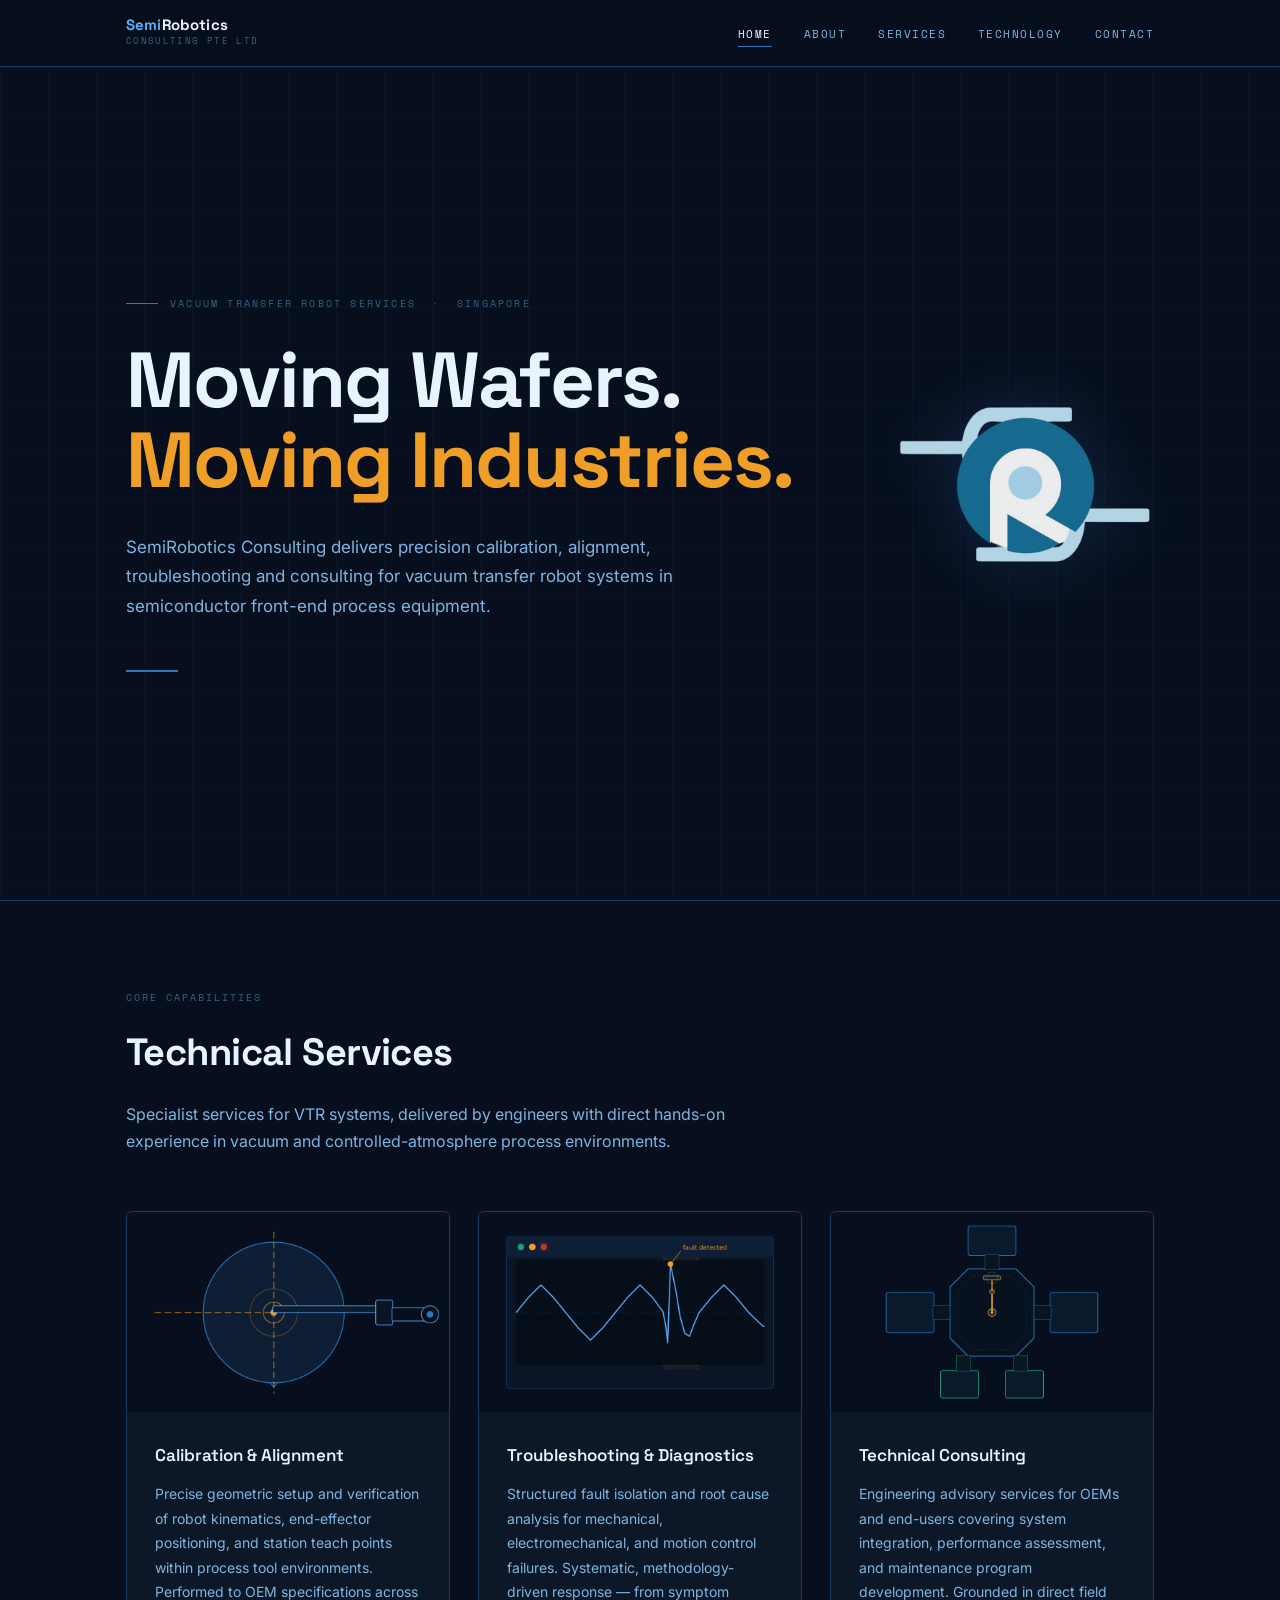
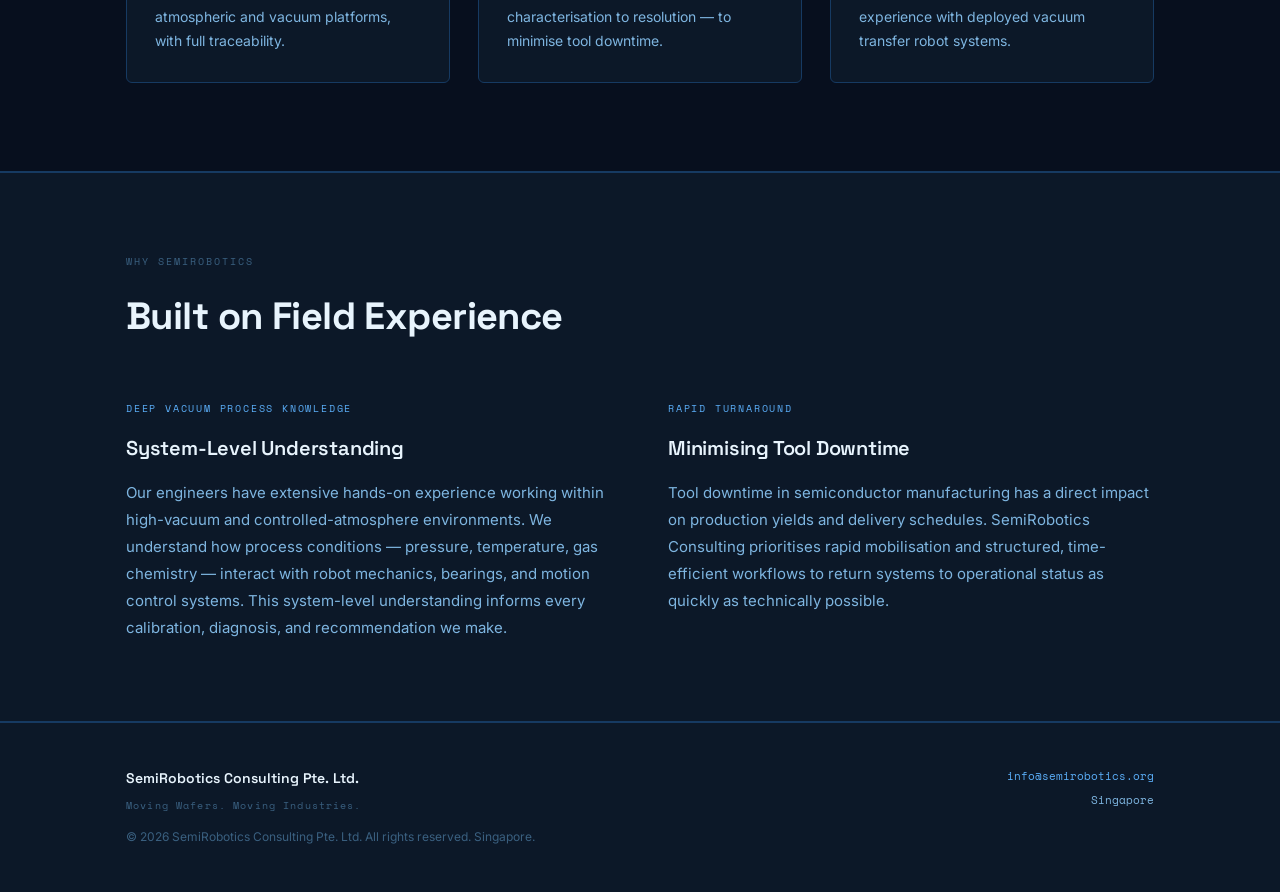
<file: index.html>
<!DOCTYPE html>
<html lang="en">
<head>
  <meta charset="UTF-8"><meta name="viewport" content="width=device-width, initial-scale=1.0">
  <title>SemiRobotics Consulting — Vacuum Transfer Robot Services</title>
  <link rel="preconnect" href="https://fonts.googleapis.com">
  <link rel="preconnect" href="https://fonts.gstatic.com" crossorigin>
  <link href="https://fonts.googleapis.com/css2?family=Space+Grotesk:wght@400;500;600;700&family=Inter:wght@400;500&family=Space+Mono&display=swap" rel="stylesheet">
  <link rel="stylesheet" href="css/style.css">
  <!-- Google tag (gtag.js) -->
<script async src="https://www.googletagmanager.com/gtag/js?id=G-RGWL7HN066"></script>
<script>
  window.dataLayer = window.dataLayer || [];
  function gtag(){dataLayer.push(arguments);}
  gtag('js', new Date());

  gtag('config', 'G-RGWL7HN066');
</script>
  <!-- Google tag ends -->
</head>
<body>
<nav>
  <div class="nav-inner">
    <a href="index.html" class="nav-logo">
      <span class="nav-logo-name"><span>Semi</span>Robotics</span>
      <span class="nav-logo-sub">Consulting Pte Ltd</span>
    </a>
    <ul class="nav-links" id="navLinks">
      <li><a href="index.html" class="active">Home</a></li>
      <li><a href="about.html">About</a></li>
      <li><a href="services.html">Services</a></li>
      <li><a href="technology.html">Technology</a></li>
      <li><a href="contact.html">Contact</a></li>
    </ul>
    <button class="nav-toggle" onclick="document.getElementById('navLinks').classList.toggle('open')" aria-label="Menu">
      <span></span><span></span><span></span>
    </button>
  </div>
</nav>

<section class="hero">
  <div class="hero-inner">
    <div class="hero-text">
      <p class="hero-eyebrow">Vacuum Transfer Robot Services &nbsp;·&nbsp; Singapore</p>
      <h1 class="hero-title">Moving Wafers.<br><span class="line2">Moving Industries.</span></h1>
      <p class="hero-sub">SemiRobotics Consulting delivers precision calibration, alignment, troubleshooting and consulting for vacuum transfer robot systems in semiconductor front-end process equipment.</p>
      <div class="hero-rule"></div>
    </div>
    <div class="hero-logo-wrap">
      <img src="images/logo.png" alt="SemiRobotics Consulting" class="hero-logo">
    </div>
  </div>
</section>

<section>
  <div class="wrap">
    <p class="sec-eyebrow">Core Capabilities</p>
    <h2 class="sec-title">Technical Services</h2>
    <p class="sec-sub">Specialist services for VTR systems, delivered by engineers with direct hands-on experience in vacuum and controlled-atmosphere process environments.</p>
    <div class="cap-grid">
      <div class="cap-card">
        <img src="images/cal.png" alt="Calibration and Alignment">
        <div class="cap-body">
          <h3 class="cap-title">Calibration &amp; Alignment</h3>
          <p class="cap-text">Precise geometric setup and verification of robot kinematics, end-effector positioning, and station teach points within process tool environments. Performed to OEM specifications across atmospheric and vacuum platforms, with full traceability.</p>
        </div>
      </div>
      <div class="cap-card">
        <img src="images/diag.png" alt="Troubleshooting and Diagnostics">
        <div class="cap-body">
          <h3 class="cap-title">Troubleshooting &amp; Diagnostics</h3>
          <p class="cap-text">Structured fault isolation and root cause analysis for mechanical, electromechanical, and motion control failures. Systematic, methodology-driven response — from symptom characterisation to resolution — to minimise tool downtime.</p>
        </div>
      </div>
      <div class="cap-card">
        <img src="images/consult.png" alt="Technical Consulting">
        <div class="cap-body">
          <h3 class="cap-title">Technical Consulting</h3>
          <p class="cap-text">Engineering advisory services for OEMs and end-users covering system integration, performance assessment, and maintenance program development. Grounded in direct field experience with deployed vacuum transfer robot systems.</p>
        </div>
      </div>
    </div>
  </div>
</section>

<hr class="rule">

<div class="diff">
  <div class="wrap">
    <p class="sec-eyebrow">Why SemiRobotics</p>
    <h2 class="sec-title">Built on Field Experience</h2>
    <div class="diff-grid">
      <div>
        <p class="diff-tag">Deep Vacuum Process Knowledge</p>
        <h3 class="diff-title">System-Level Understanding</h3>
        <p class="diff-text">Our engineers have extensive hands-on experience working within high-vacuum and controlled-atmosphere environments. We understand how process conditions — pressure, temperature, gas chemistry — interact with robot mechanics, bearings, and motion control systems. This system-level understanding informs every calibration, diagnosis, and recommendation we make.</p>
      </div>
      <div>
        <p class="diff-tag">Rapid Turnaround</p>
        <h3 class="diff-title">Minimising Tool Downtime</h3>
        <p class="diff-text">Tool downtime in semiconductor manufacturing has a direct impact on production yields and delivery schedules. SemiRobotics Consulting prioritises rapid mobilisation and structured, time-efficient workflows to return systems to operational status as quickly as technically possible.</p>
      </div>
    </div>
  </div>
</div>

<footer>
  <div class="footer-inner">
    <div>
      <p class="footer-name">SemiRobotics Consulting Pte. Ltd.</p>
      <p class="footer-tagline">Moving Wafers. Moving Industries.</p>
      <p class="footer-copy">&copy; 2026 SemiRobotics Consulting Pte. Ltd. All rights reserved. Singapore.</p>
    </div>
    <div class="footer-right">
      <p><a href="mailto:info@semirobotics.org">info@semirobotics.org</a></p>
      <p>Singapore</p>
    </div>
  </div>
</footer>
</body>
</html>
</file>
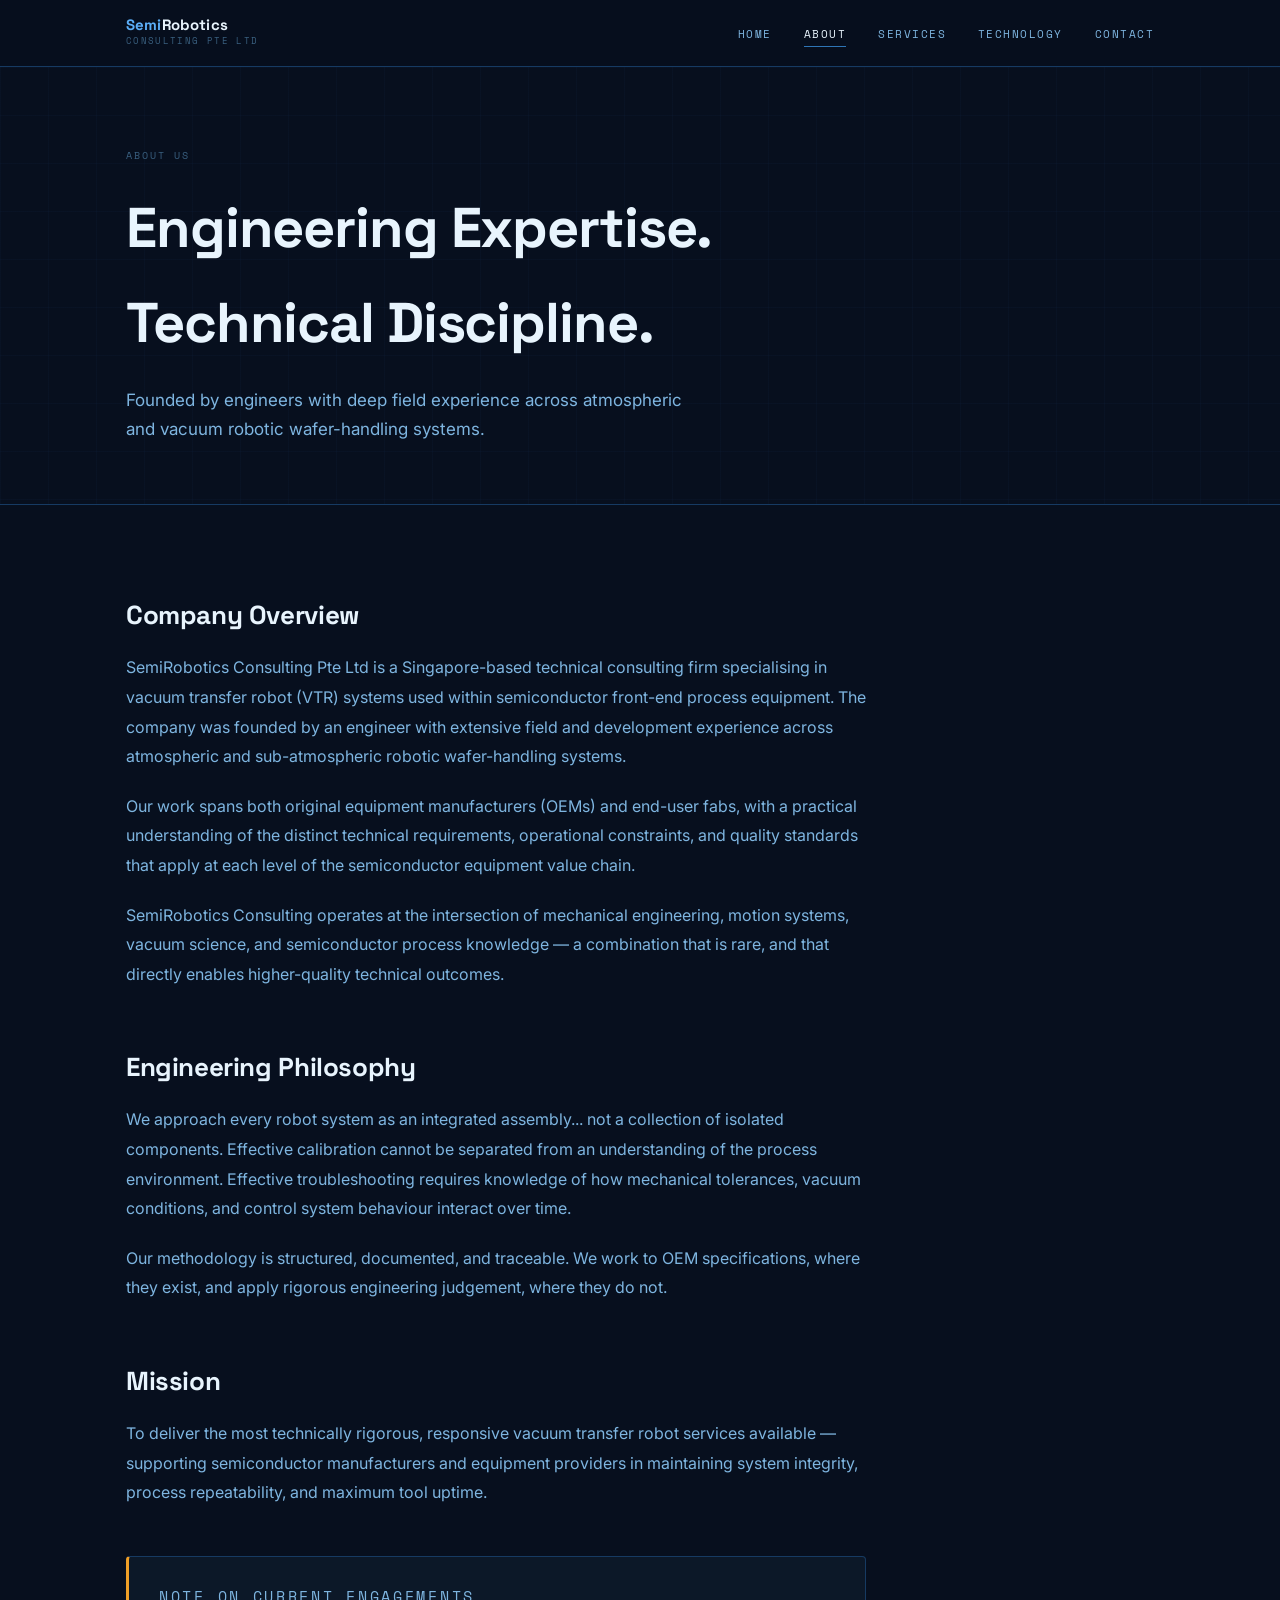
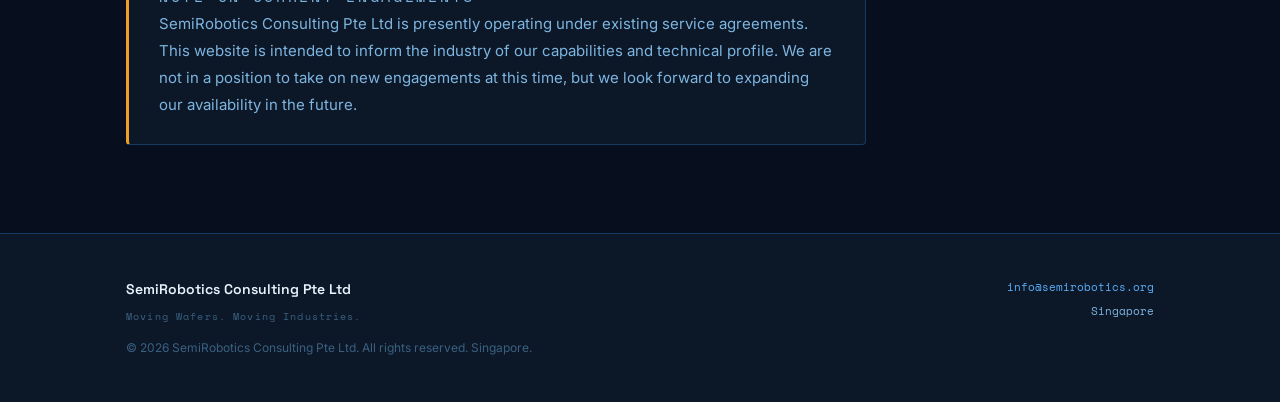
<file: about.html>
<!DOCTYPE html>
<html lang="en">
<head>
  <meta charset="UTF-8">
  <meta name="viewport" content="width=device-width, initial-scale=1.0">
  <title>About — SemiRobotics Consulting</title>
  <link rel="preconnect" href="https://fonts.googleapis.com">
  <link rel="preconnect" href="https://fonts.gstatic.com" crossorigin>
  <link href="https://fonts.googleapis.com/css2?family=Space+Grotesk:wght@400;500;600;700&family=Inter:wght@400;500&family=Space+Mono&display=swap" rel="stylesheet">
  <link rel="stylesheet" href="css/style.css">
  <!-- Google tag (gtag.js) -->
<script async src="https://www.googletagmanager.com/gtag/js?id=G-RGWL7HN066"></script>
<script>
  window.dataLayer = window.dataLayer || [];
  function gtag(){dataLayer.push(arguments);}
  gtag('js', new Date());

  gtag('config', 'G-RGWL7HN066');
</script>
  <!-- Google tag ends -->
</head>
<body>

<nav>
  <div class="nav-inner">
    <a href="index.html" class="nav-logo" style="text-decoration:none">
      <span class="nav-logo-name"><span>Semi</span>Robotics</span>
      <span class="nav-logo-sub">Consulting Pte Ltd</span>
    </a>
    <ul class="nav-links" id="navLinks">
      <li><a href="index.html">Home</a></li>
      <li><a href="about.html" class="active">About</a></li>
      <li><a href="services.html">Services</a></li>
      <li><a href="technology.html">Technology</a></li>
      <li><a href="contact.html">Contact</a></li>
    </ul>
    <button class="nav-toggle" onclick="document.getElementById('navLinks').classList.toggle('open')" aria-label="Menu">
      <span></span><span></span><span></span>
    </button>
  </div>
</nav>

<div class="page-header">
  <div class="wrap">
    <p class="page-eyebrow">About Us</p>
    <h1 class="page-title">Engineering Expertise.<br>Technical Discipline.</h1>
    <p class="page-sub">Founded by engineers with deep field experience across atmospheric and vacuum robotic wafer-handling systems.</p>
  </div>
</div>

<section>
  <div class="wrap">
    <div class="prose">
      <h2>Company Overview</h2>
      <p>SemiRobotics Consulting Pte Ltd is a Singapore-based technical consulting firm specialising in vacuum transfer robot (VTR) systems used within semiconductor front-end process equipment. The company was founded by an engineer with extensive field and development experience across atmospheric and sub-atmospheric robotic wafer-handling systems.</p>
      <p>Our work spans both original equipment manufacturers (OEMs) and end-user fabs, with a practical understanding of the distinct technical requirements, operational constraints, and quality standards that apply at each level of the semiconductor equipment value chain.</p>
      <p>SemiRobotics Consulting operates at the intersection of mechanical engineering, motion systems, vacuum science, and semiconductor process knowledge — a combination that is rare, and that directly enables higher-quality technical outcomes.</p>

      <h2>Engineering Philosophy</h2>
      <p>We approach every robot system as an integrated assembly... not a collection of isolated components. Effective calibration cannot be separated from an understanding of the process environment. Effective troubleshooting requires knowledge of how mechanical tolerances, vacuum conditions, and control system behaviour interact over time.</p>
      <p>Our methodology is structured, documented, and traceable. We work to OEM specifications, where they exist, and apply rigorous engineering judgement, where they do not.</p>

      <h2>Mission</h2>
      <p>To deliver the most technically rigorous, responsive vacuum transfer robot services available — supporting semiconductor manufacturers and equipment providers in maintaining system integrity, process repeatability, and maximum tool uptime.</p>

      <div class="callout">
        <p class="callout-tag">Note on Current Engagements</p>
        <p>SemiRobotics Consulting Pte Ltd is presently operating under existing service agreements. This website is intended to inform the industry of our capabilities and technical profile. We are not in a position to take on new engagements at this time, but we look forward to expanding our availability in the future.</p>
      </div>
    </div>
  </div>
</section>

<footer>
  <div class="footer-inner">
    <div>
      <p class="footer-name">SemiRobotics Consulting Pte Ltd</p>
      <p class="footer-tagline">Moving Wafers. Moving Industries.</p>
      <p class="footer-copy">&copy; 2026 SemiRobotics Consulting Pte Ltd. All rights reserved. Singapore.</p>
    </div>
    <div class="footer-right">
      <p><a href="mailto:info@semirobotics.org">info@semirobotics.org</a></p>
      <p>Singapore</p>
    </div>
  </div>
</footer>

</body>
</html>
</file>
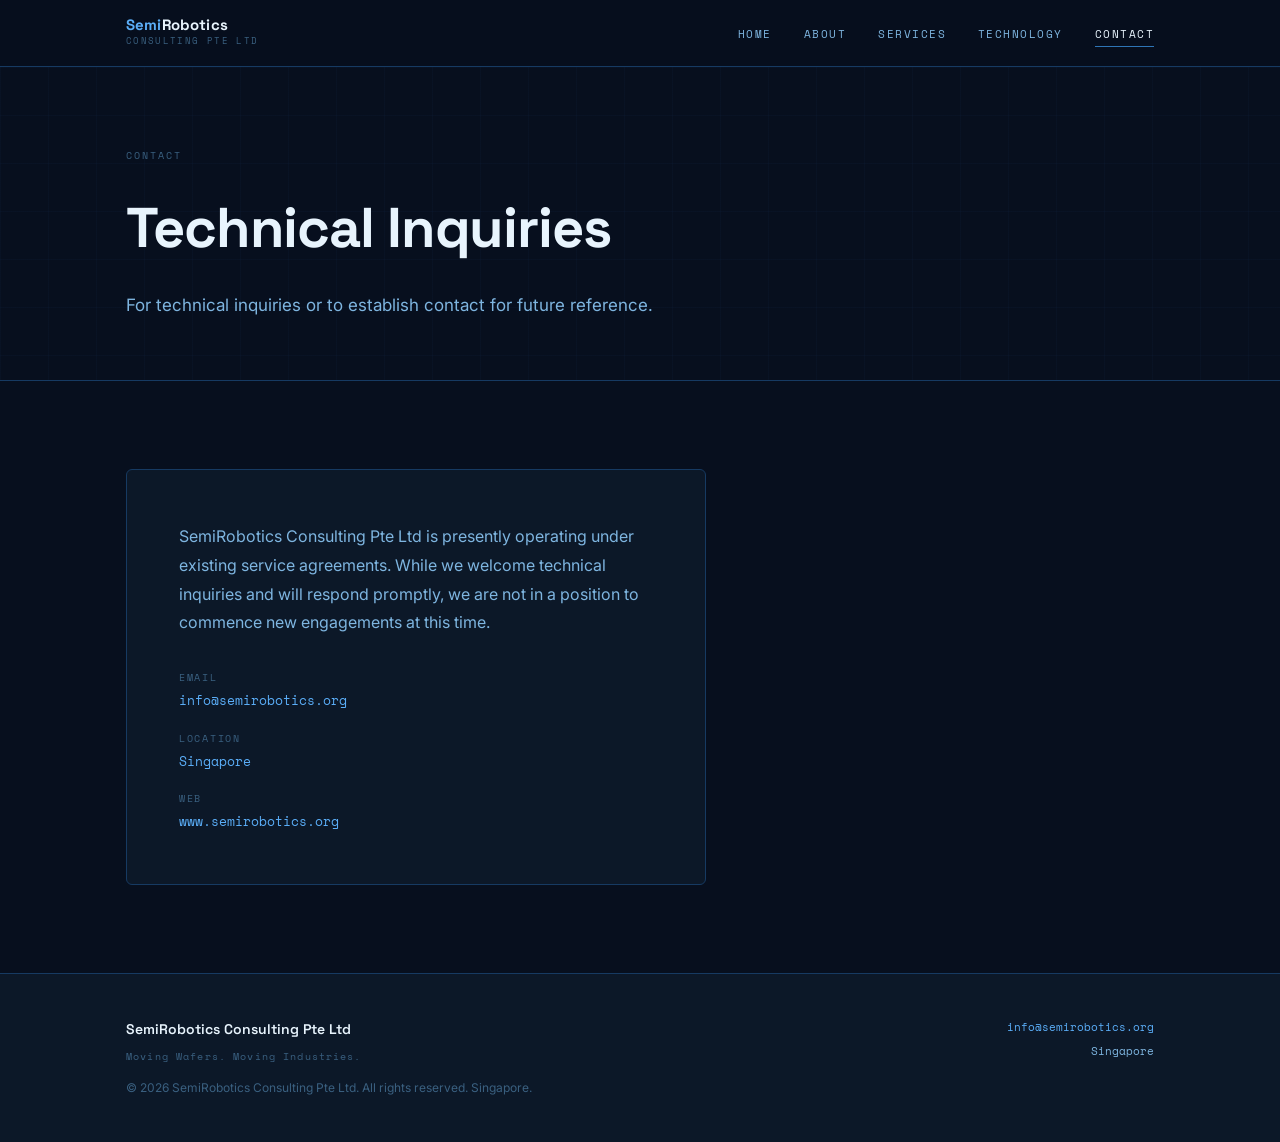
<file: contact.html>
<!DOCTYPE html>
<html lang="en">
<head>
  <meta charset="UTF-8">
  <meta name="viewport" content="width=device-width, initial-scale=1.0">
  <title>Contact — SemiRobotics Consulting</title>
  <link rel="preconnect" href="https://fonts.googleapis.com">
  <link rel="preconnect" href="https://fonts.gstatic.com" crossorigin>
  <link href="https://fonts.googleapis.com/css2?family=Space+Grotesk:wght@400;500;600;700&family=Inter:wght@400;500&family=Space+Mono&display=swap" rel="stylesheet">
  <link rel="stylesheet" href="css/style.css">
  <!-- Google tag (gtag.js) -->
<script async src="https://www.googletagmanager.com/gtag/js?id=G-RGWL7HN066"></script>
<script>
  window.dataLayer = window.dataLayer || [];
  function gtag(){dataLayer.push(arguments);}
  gtag('js', new Date());

  gtag('config', 'G-RGWL7HN066');
</script>
  <!-- Google tag ends -->
</head>
<body>

<nav>
  <div class="nav-inner">
    <a href="index.html" class="nav-logo" style="text-decoration:none">
      <span class="nav-logo-name"><span>Semi</span>Robotics</span>
      <span class="nav-logo-sub">Consulting Pte Ltd</span>
    </a>
    <ul class="nav-links" id="navLinks">
      <li><a href="index.html">Home</a></li>
      <li><a href="about.html">About</a></li>
      <li><a href="services.html">Services</a></li>
      <li><a href="technology.html">Technology</a></li>
      <li><a href="contact.html" class="active">Contact</a></li>
    </ul>
    <button class="nav-toggle" onclick="document.getElementById('navLinks').classList.toggle('open')" aria-label="Menu">
      <span></span><span></span><span></span>
    </button>
  </div>
</nav>

<div class="page-header">
  <div class="wrap">
    <p class="page-eyebrow">Contact</p>
    <h1 class="page-title">Technical Inquiries</h1>
    <p class="page-sub">For technical inquiries or to establish contact for future reference.</p>
  </div>
</div>

<section>
  <div class="wrap">
    <div class="contact-card">
      <p>SemiRobotics Consulting Pte Ltd is presently operating under existing service agreements. While we welcome technical inquiries and will respond promptly, we are not in a position to commence new engagements at this time.</p>
      <div class="contact-row">
        <div class="contact-item">
          <span class="contact-label">Email</span>
          <a class="contact-value" href="mailto:info@semirobotics.org">info@semirobotics.org</a>
        </div>
        <div class="contact-item">
          <span class="contact-label">Location</span>
          <span class="contact-value">Singapore</span>
        </div>
        <div class="contact-item">
          <span class="contact-label">Web</span>
          <span class="contact-value">www.semirobotics.org</span>
        </div>
      </div>
    </div>
  </div>
</section>

<footer>
  <div class="footer-inner">
    <div>
      <p class="footer-name">SemiRobotics Consulting Pte Ltd</p>
      <p class="footer-tagline">Moving Wafers. Moving Industries.</p>
      <p class="footer-copy">&copy; 2026 SemiRobotics Consulting Pte Ltd. All rights reserved. Singapore.</p>
    </div>
    <div class="footer-right">
      <p><a href="mailto:info@semirobotics.org">info@semirobotics.org</a></p>
      <p>Singapore</p>
    </div>
  </div>
</footer>

</body>
</html>
</file>
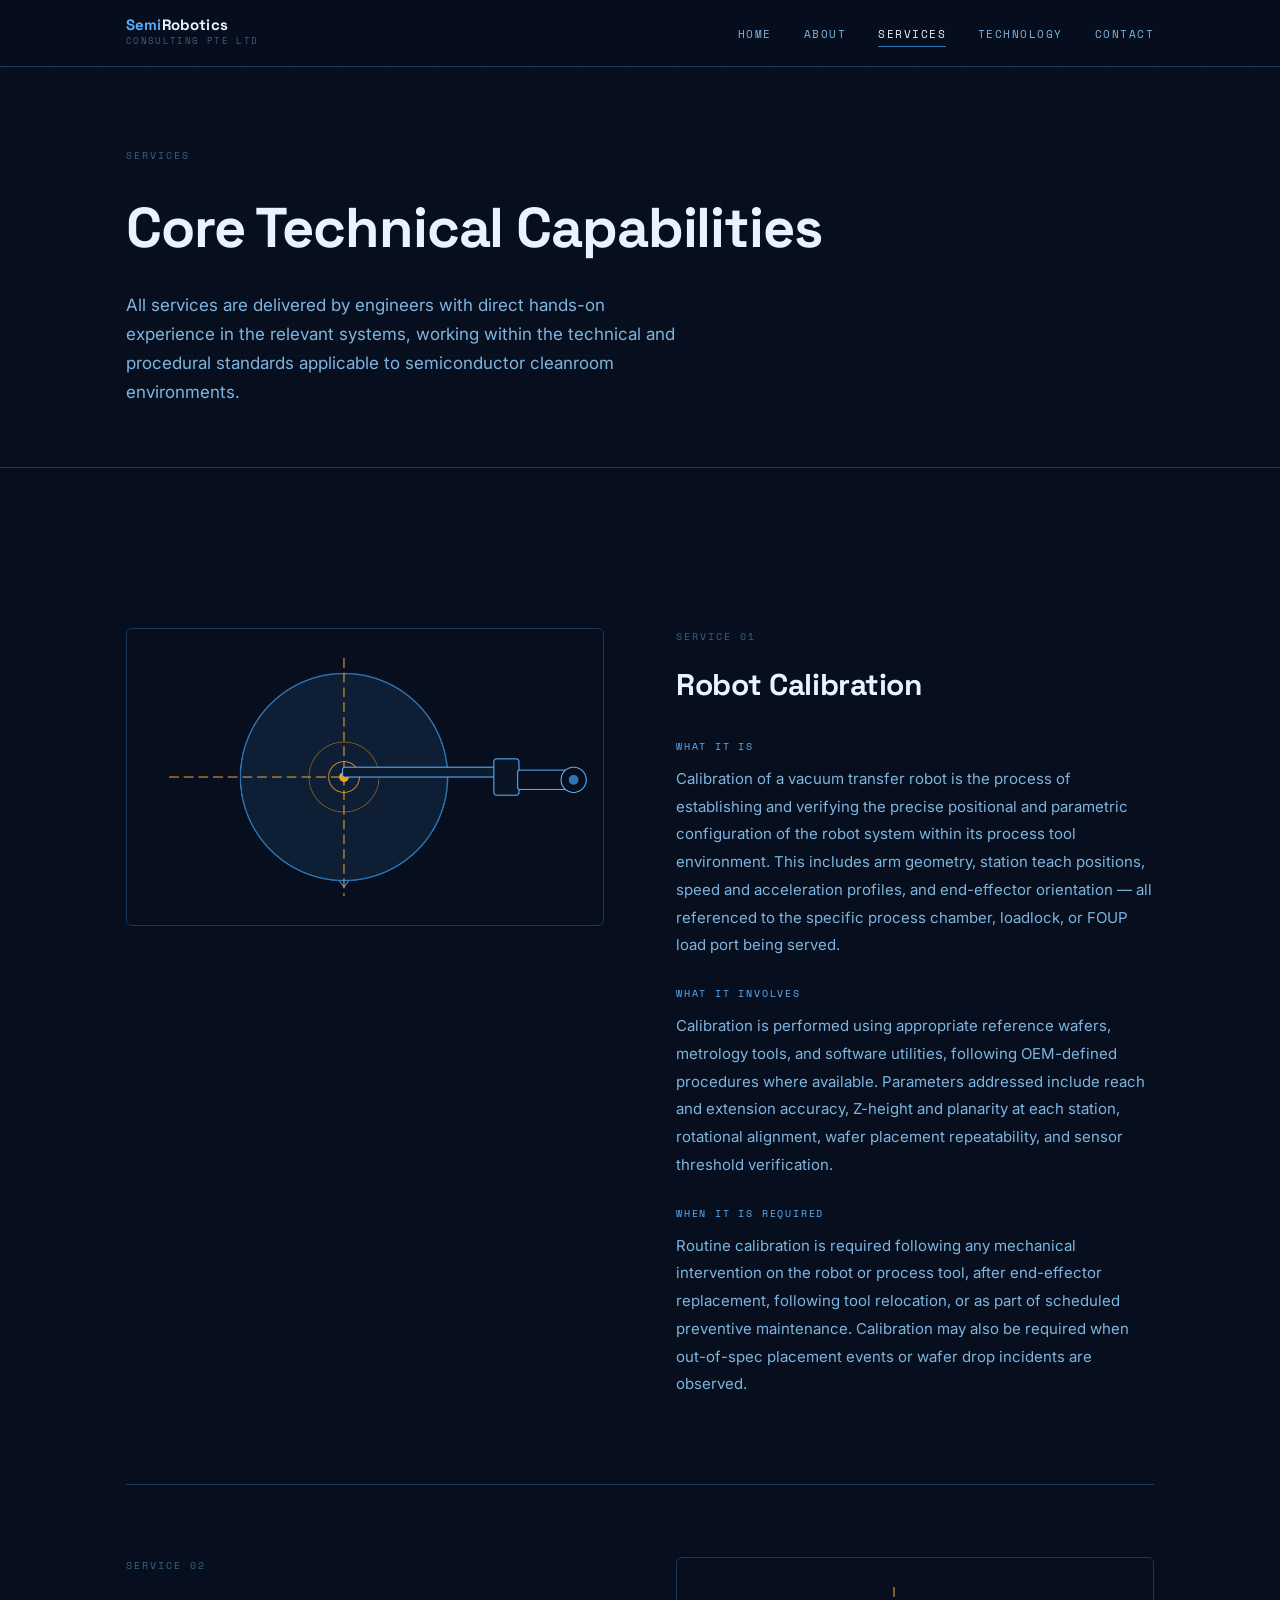
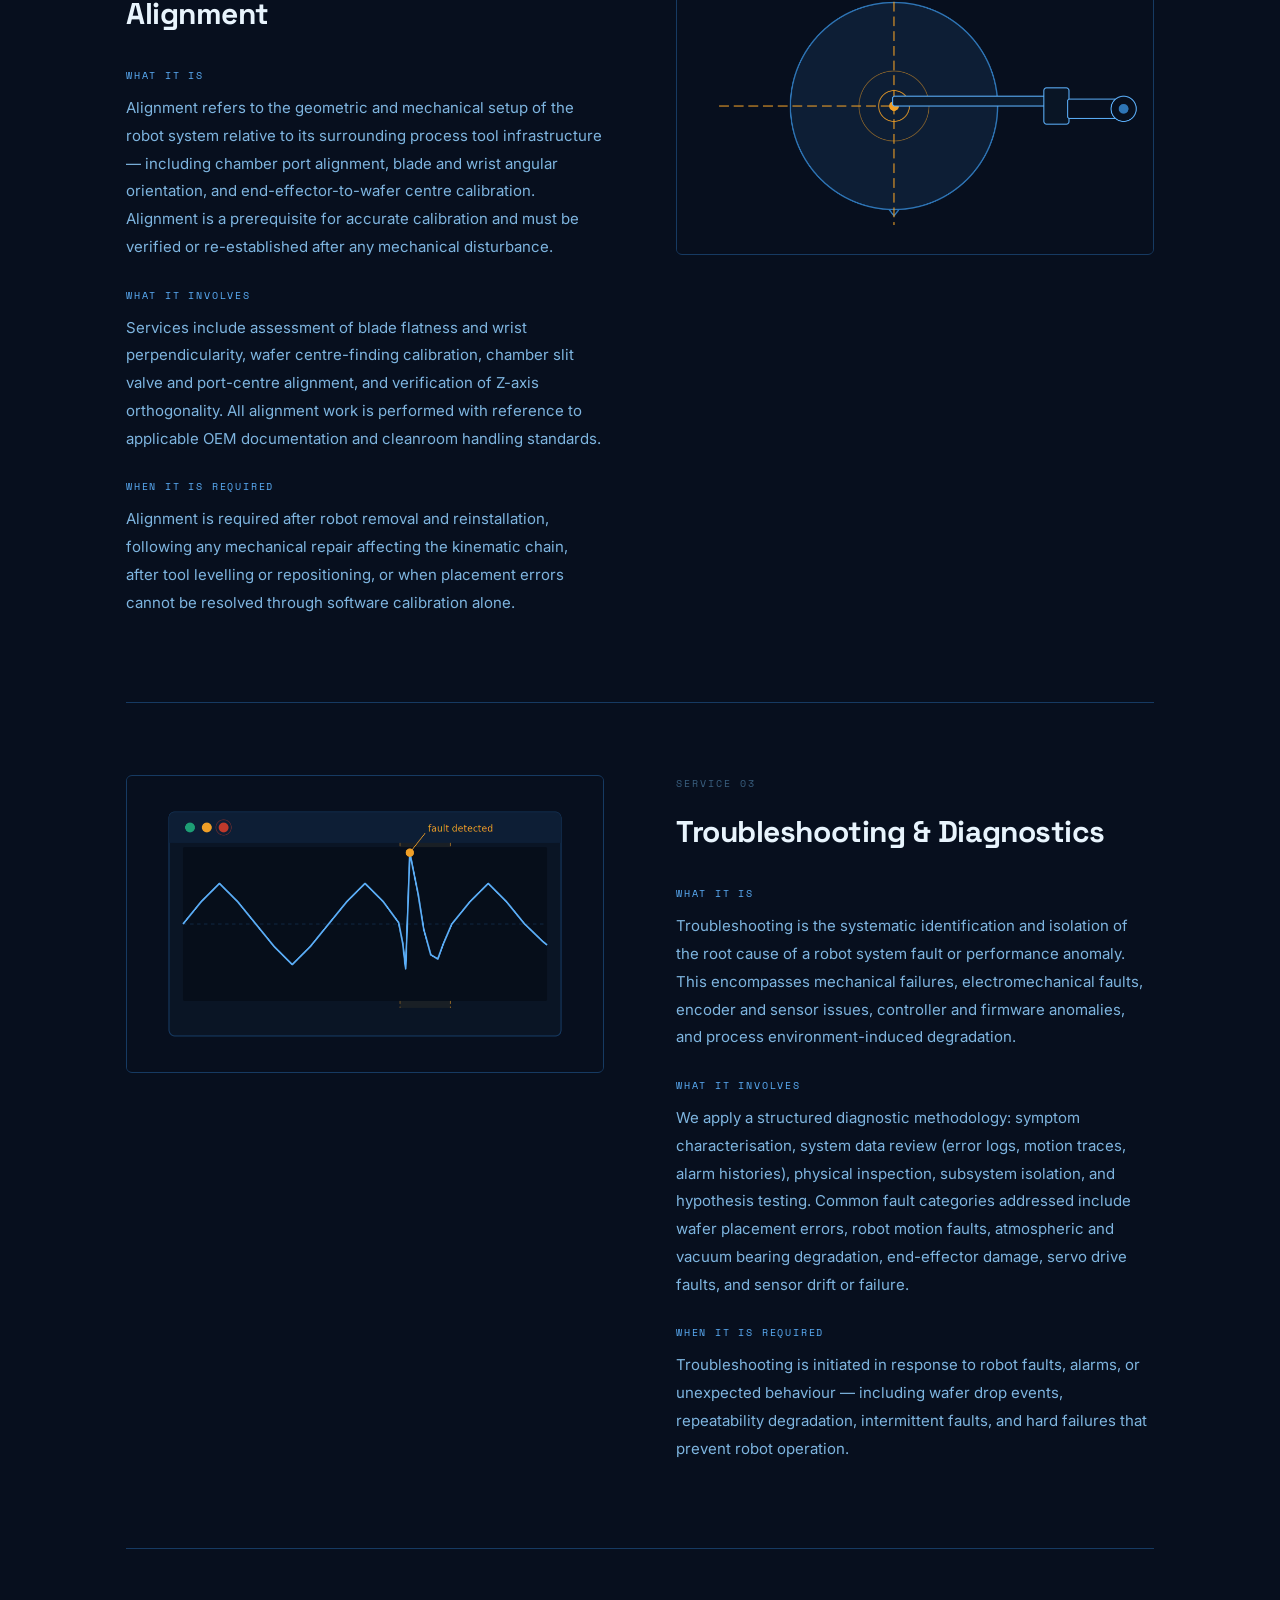
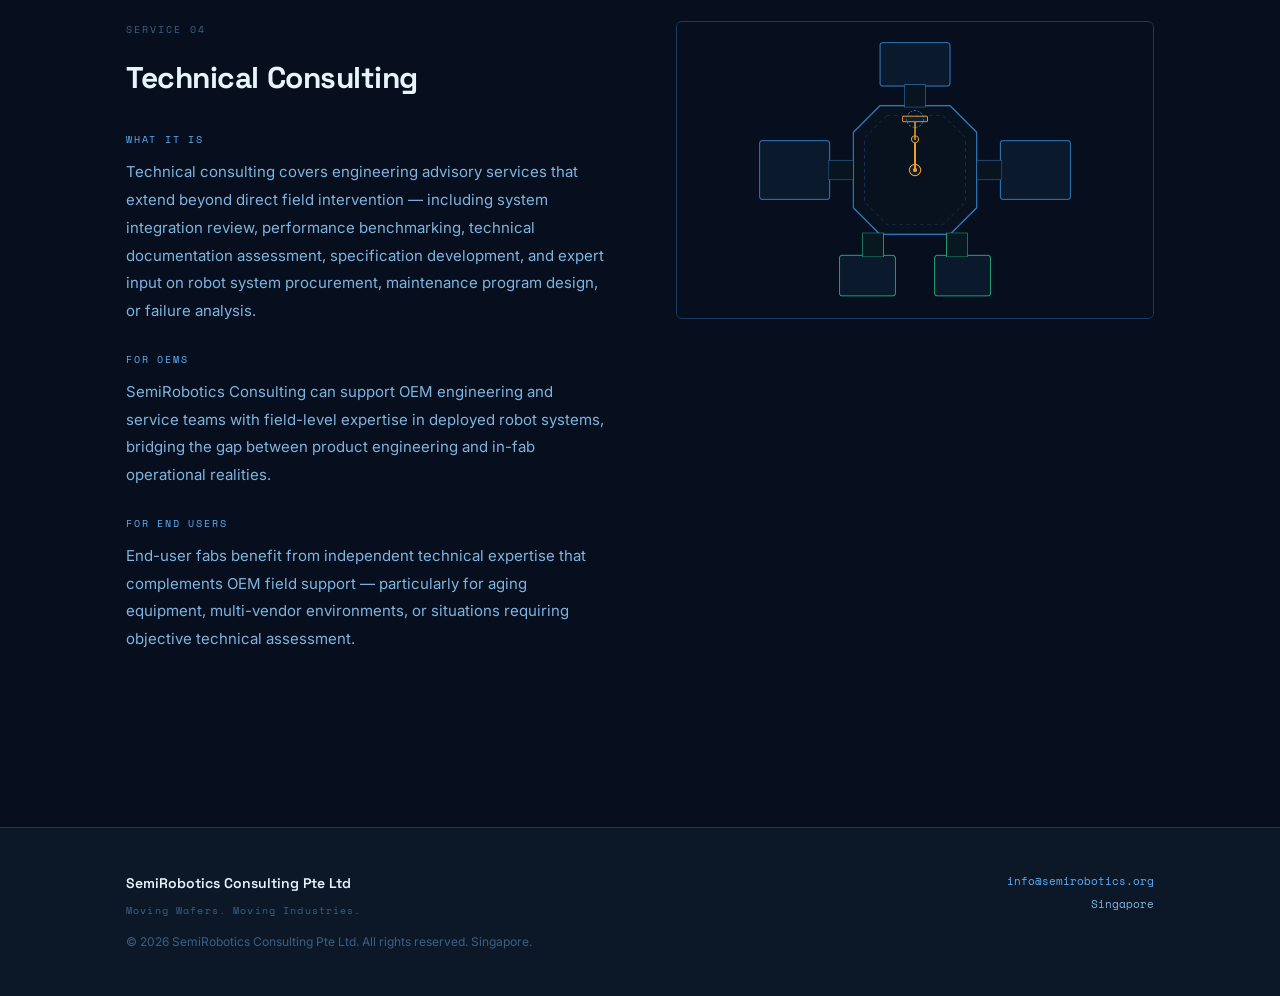
<file: services.html>
<!DOCTYPE html>
<html lang="en">
<head>
  <meta charset="UTF-8">
  <meta name="viewport" content="width=device-width, initial-scale=1.0">
  <title>Services — SemiRobotics Consulting</title>
  <link rel="preconnect" href="https://fonts.googleapis.com">
  <link rel="preconnect" href="https://fonts.gstatic.com" crossorigin>
  <link href="https://fonts.googleapis.com/css2?family=Space+Grotesk:wght@400;500;600;700&family=Inter:wght@400;500&family=Space+Mono&display=swap" rel="stylesheet">
  <link rel="stylesheet" href="css/style.css">
  <!-- Google tag (gtag.js) -->
<script async src="https://www.googletagmanager.com/gtag/js?id=G-RGWL7HN066"></script>
<script>
  window.dataLayer = window.dataLayer || [];
  function gtag(){dataLayer.push(arguments);}
  gtag('js', new Date());

  gtag('config', 'G-RGWL7HN066');
</script>
  <!-- Google tag ends -->
</head>
<body>

<nav>
  <div class="nav-inner">
    <a href="index.html" class="nav-logo" style="text-decoration:none">
      <span class="nav-logo-name"><span>Semi</span>Robotics</span>
      <span class="nav-logo-sub">Consulting Pte Ltd</span>
    </a>
    <ul class="nav-links" id="navLinks">
      <li><a href="index.html">Home</a></li>
      <li><a href="about.html">About</a></li>
      <li><a href="services.html" class="active">Services</a></li>
      <li><a href="technology.html">Technology</a></li>
      <li><a href="contact.html">Contact</a></li>
    </ul>
    <button class="nav-toggle" onclick="document.getElementById('navLinks').classList.toggle('open')" aria-label="Menu">
      <span></span><span></span><span></span>
    </button>
  </div>
</nav>

<div class="page-header">
  <div class="wrap">
    <p class="page-eyebrow">Services</p>
    <h1 class="page-title">Core Technical Capabilities</h1>
    <p class="page-sub">All services are delivered by engineers with direct hands-on experience in the relevant systems, working within the technical and procedural standards applicable to semiconductor cleanroom environments.</p>
  </div>
</div>

<section>
  <div class="wrap">

    <!-- SERVICE 1 -->
    <div class="svc-block">
      <div class="svc-img"><img src="images/cal.png" alt="Robot Calibration"></div>
      <div class="svc-content">
        <p class="svc-num">SERVICE 01</p>
        <h2 class="svc-name">Robot Calibration</h2>
        <p class="svc-tag">What It Is</p>
        <p class="svc-p">Calibration of a vacuum transfer robot is the process of establishing and verifying the precise positional and parametric configuration of the robot system within its process tool environment. This includes arm geometry, station teach positions, speed and acceleration profiles, and end-effector orientation — all referenced to the specific process chamber, loadlock, or FOUP load port being served.</p>
        <p class="svc-tag">What It Involves</p>
        <p class="svc-p">Calibration is performed using appropriate reference wafers, metrology tools, and software utilities, following OEM-defined procedures where available. Parameters addressed include reach and extension accuracy, Z-height and planarity at each station, rotational alignment, wafer placement repeatability, and sensor threshold verification.</p>
        <p class="svc-tag">When It Is Required</p>
        <p class="svc-p">Routine calibration is required following any mechanical intervention on the robot or process tool, after end-effector replacement, following tool relocation, or as part of scheduled preventive maintenance. Calibration may also be required when out-of-spec placement events or wafer drop incidents are observed.</p>
      </div>
    </div>

    <!-- SERVICE 2 -->
    <div class="svc-block flip">
      <div class="svc-img"><img src="images/cal.png" alt="Alignment"></div>
      <div class="svc-content">
        <p class="svc-num">SERVICE 02</p>
        <h2 class="svc-name">Alignment</h2>
        <p class="svc-tag">What It Is</p>
        <p class="svc-p">Alignment refers to the geometric and mechanical setup of the robot system relative to its surrounding process tool infrastructure — including chamber port alignment, blade and wrist angular orientation, and end-effector-to-wafer centre calibration. Alignment is a prerequisite for accurate calibration and must be verified or re-established after any mechanical disturbance.</p>
        <p class="svc-tag">What It Involves</p>
        <p class="svc-p">Services include assessment of blade flatness and wrist perpendicularity, wafer centre-finding calibration, chamber slit valve and port-centre alignment, and verification of Z-axis orthogonality. All alignment work is performed with reference to applicable OEM documentation and cleanroom handling standards.</p>
        <p class="svc-tag">When It Is Required</p>
        <p class="svc-p">Alignment is required after robot removal and reinstallation, following any mechanical repair affecting the kinematic chain, after tool levelling or repositioning, or when placement errors cannot be resolved through software calibration alone.</p>
      </div>
    </div>

    <!-- SERVICE 3 -->
    <div class="svc-block">
      <div class="svc-img"><img src="images/diag.png" alt="Troubleshooting and Diagnostics"></div>
      <div class="svc-content">
        <p class="svc-num">SERVICE 03</p>
        <h2 class="svc-name">Troubleshooting &amp; Diagnostics</h2>
        <p class="svc-tag">What It Is</p>
        <p class="svc-p">Troubleshooting is the systematic identification and isolation of the root cause of a robot system fault or performance anomaly. This encompasses mechanical failures, electromechanical faults, encoder and sensor issues, controller and firmware anomalies, and process environment-induced degradation.</p>
        <p class="svc-tag">What It Involves</p>
        <p class="svc-p">We apply a structured diagnostic methodology: symptom characterisation, system data review (error logs, motion traces, alarm histories), physical inspection, subsystem isolation, and hypothesis testing. Common fault categories addressed include wafer placement errors, robot motion faults, atmospheric and vacuum bearing degradation, end-effector damage, servo drive faults, and sensor drift or failure.</p>
        <p class="svc-tag">When It Is Required</p>
        <p class="svc-p">Troubleshooting is initiated in response to robot faults, alarms, or unexpected behaviour — including wafer drop events, repeatability degradation, intermittent faults, and hard failures that prevent robot operation.</p>
      </div>
    </div>

    <!-- SERVICE 4 -->
    <div class="svc-block flip">
      <div class="svc-img"><img src="images/consult.png" alt="Technical Consulting"></div>
      <div class="svc-content">
        <p class="svc-num">SERVICE 04</p>
        <h2 class="svc-name">Technical Consulting</h2>
        <p class="svc-tag">What It Is</p>
        <p class="svc-p">Technical consulting covers engineering advisory services that extend beyond direct field intervention — including system integration review, performance benchmarking, technical documentation assessment, specification development, and expert input on robot system procurement, maintenance program design, or failure analysis.</p>
        <p class="svc-tag">For OEMs</p>
        <p class="svc-p">SemiRobotics Consulting can support OEM engineering and service teams with field-level expertise in deployed robot systems, bridging the gap between product engineering and in-fab operational realities.</p>
        <p class="svc-tag">For End Users</p>
        <p class="svc-p">End-user fabs benefit from independent technical expertise that complements OEM field support — particularly for aging equipment, multi-vendor environments, or situations requiring objective technical assessment.</p>
      </div>
    </div>

  </div>
</section>

<footer>
  <div class="footer-inner">
    <div>
      <p class="footer-name">SemiRobotics Consulting Pte Ltd</p>
      <p class="footer-tagline">Moving Wafers. Moving Industries.</p>
      <p class="footer-copy">&copy; 2026 SemiRobotics Consulting Pte Ltd. All rights reserved. Singapore.</p>
    </div>
    <div class="footer-right">
      <p><a href="mailto:info@semirobotics.org">info@semirobotics.org</a></p>
      <p>Singapore</p>
    </div>
  </div>
</footer>

</body>
</html>
</file>
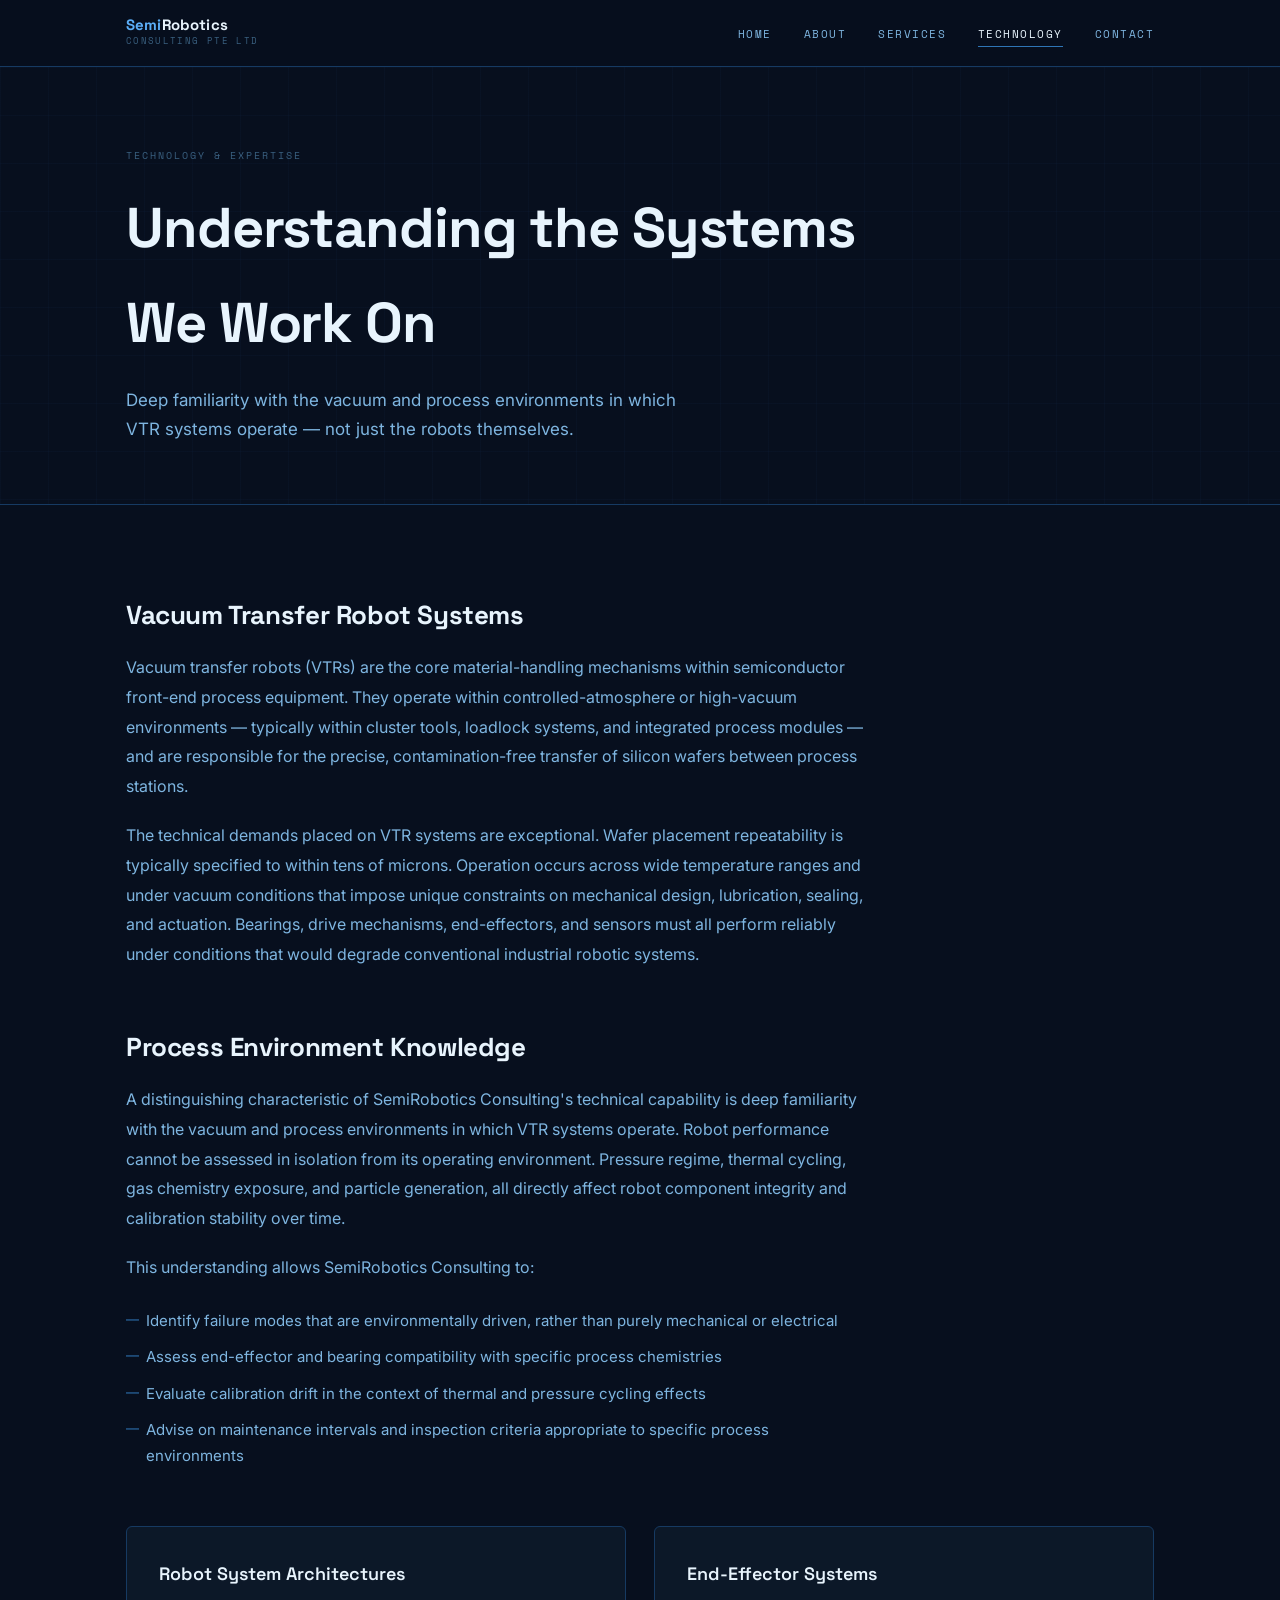
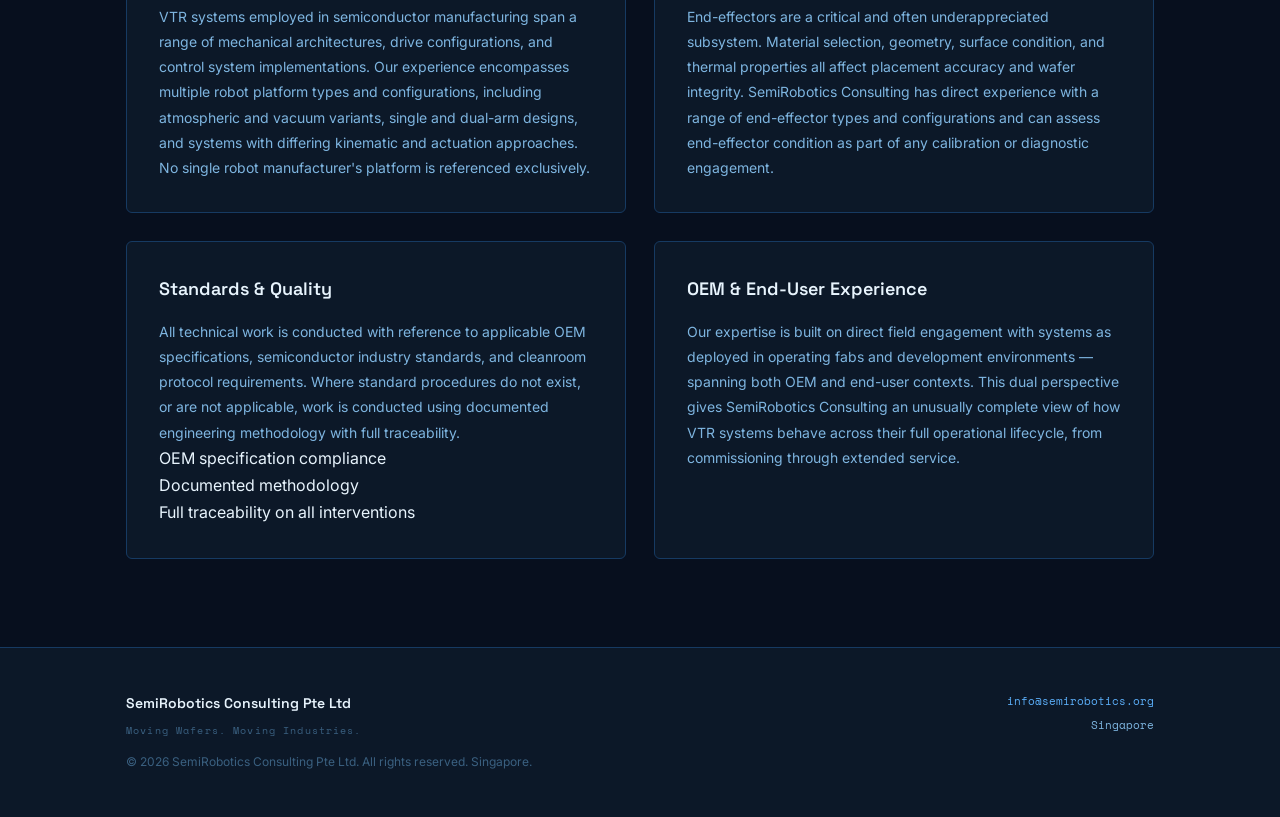
<file: technology.html>
<!DOCTYPE html>
<html lang="en">
<head>
  <meta charset="UTF-8">
  <meta name="viewport" content="width=device-width, initial-scale=1.0">
  <title>Technology &amp; Expertise — SemiRobotics Consulting</title>
  <link rel="preconnect" href="https://fonts.googleapis.com">
  <link rel="preconnect" href="https://fonts.gstatic.com" crossorigin>
  <link href="https://fonts.googleapis.com/css2?family=Space+Grotesk:wght@400;500;600;700&family=Inter:wght@400;500&family=Space+Mono&display=swap" rel="stylesheet">
  <link rel="stylesheet" href="css/style.css">
  <!-- Google tag (gtag.js) -->
<script async src="https://www.googletagmanager.com/gtag/js?id=G-RGWL7HN066"></script>
<script>
  window.dataLayer = window.dataLayer || [];
  function gtag(){dataLayer.push(arguments);}
  gtag('js', new Date());

  gtag('config', 'G-RGWL7HN066');
</script>
  <!-- Google tag ends -->
</head>
<body>

<nav>
  <div class="nav-inner">
    <a href="index.html" class="nav-logo" style="text-decoration:none">
      <span class="nav-logo-name"><span>Semi</span>Robotics</span>
      <span class="nav-logo-sub">Consulting Pte Ltd</span>
    </a>
    <ul class="nav-links" id="navLinks">
      <li><a href="index.html">Home</a></li>
      <li><a href="about.html">About</a></li>
      <li><a href="services.html">Services</a></li>
      <li><a href="technology.html" class="active">Technology</a></li>
      <li><a href="contact.html">Contact</a></li>
    </ul>
    <button class="nav-toggle" onclick="document.getElementById('navLinks').classList.toggle('open')" aria-label="Menu">
      <span></span><span></span><span></span>
    </button>
  </div>
</nav>

<div class="page-header">
  <div class="wrap">
    <p class="page-eyebrow">Technology &amp; Expertise</p>
    <h1 class="page-title">Understanding the Systems<br>We Work On</h1>
    <p class="page-sub">Deep familiarity with the vacuum and process environments in which VTR systems operate — not just the robots themselves.</p>
  </div>
</div>

<section>
  <div class="wrap">
    <div class="prose">
      <h2>Vacuum Transfer Robot Systems</h2>
      <p>Vacuum transfer robots (VTRs) are the core material-handling mechanisms within semiconductor front-end process equipment. They operate within controlled-atmosphere or high-vacuum environments — typically within cluster tools, loadlock systems, and integrated process modules — and are responsible for the precise, contamination-free transfer of silicon wafers between process stations.</p>
      <p>The technical demands placed on VTR systems are exceptional. Wafer placement repeatability is typically specified to within tens of microns. Operation occurs across wide temperature ranges and under vacuum conditions that impose unique constraints on mechanical design, lubrication, sealing, and actuation. Bearings, drive mechanisms, end-effectors, and sensors must all perform reliably under conditions that would degrade conventional industrial robotic systems.</p>

      <h2>Process Environment Knowledge</h2>
      <p>A distinguishing characteristic of SemiRobotics Consulting's technical capability is deep familiarity with the vacuum and process environments in which VTR systems operate. Robot performance cannot be assessed in isolation from its operating environment. Pressure regime, thermal cycling, gas chemistry exposure, and particle generation, all directly affect robot component integrity and calibration stability over time.</p>
      <p>This understanding allows SemiRobotics Consulting to:</p>
      <ul>
        <li>Identify failure modes that are environmentally driven, rather than purely mechanical or electrical</li>
        <li>Assess end-effector and bearing compatibility with specific process chemistries</li>
        <li>Evaluate calibration drift in the context of thermal and pressure cycling effects</li>
        <li>Advise on maintenance intervals and inspection criteria appropriate to specific process environments</li>
      </ul>
    </div>

    <div class="tech-grid">
      <div class="tech-card">
        <h3 class="tech-card-title">Robot System Architectures</h3>
        <p class="tech-card-text">VTR systems employed in semiconductor manufacturing span a range of mechanical architectures, drive configurations, and control system implementations. Our experience encompasses multiple robot platform types and configurations, including atmospheric and vacuum variants, single and dual-arm designs, and systems with differing kinematic and actuation approaches. No single robot manufacturer's platform is referenced exclusively.</p>
      </div>
      <div class="tech-card">
        <h3 class="tech-card-title">End-Effector Systems</h3>
        <p class="tech-card-text">End-effectors are a critical and often underappreciated subsystem. Material selection, geometry, surface condition, and thermal properties all affect placement accuracy and wafer integrity. SemiRobotics Consulting has direct experience with a range of end-effector types and configurations and can assess end-effector condition as part of any calibration or diagnostic engagement.</p>
      </div>
      <div class="tech-card">
        <h3 class="tech-card-title">Standards &amp; Quality</h3>
        <p class="tech-card-text">All technical work is conducted with reference to applicable OEM specifications, semiconductor industry standards, and cleanroom protocol requirements. Where standard procedures do not exist, or are not applicable, work is conducted using documented engineering methodology with full traceability.
        <ul>
          <li>OEM specification compliance</li>
          <li>Documented methodology</li>
          <li>Full traceability on all interventions</li>
        </ul></p>
      </div>
      <div class="tech-card">
        <h3 class="tech-card-title">OEM &amp; End-User Experience</h3>
        <p class="tech-card-text">Our expertise is built on direct field engagement with systems as deployed in operating fabs and development environments — spanning both OEM and end-user contexts. This dual perspective gives SemiRobotics Consulting an unusually complete view of how VTR systems behave across their full operational lifecycle, from commissioning through extended service.</p>
      </div>
    </div>
  </div>
</section>

<footer>
  <div class="footer-inner">
    <div>
      <p class="footer-name">SemiRobotics Consulting Pte Ltd</p>
      <p class="footer-tagline">Moving Wafers. Moving Industries.</p>
      <p class="footer-copy">&copy; 2026 SemiRobotics Consulting Pte Ltd. All rights reserved. Singapore.</p>
    </div>
    <div class="footer-right">
      <p><a href="mailto:info@semirobotics.org">info@semirobotics.org</a></p>
      <p>Singapore</p>
    </div>
  </div>
</footer>

</body>
</html>
</file>
<file: css/style.css>
*, *::before, *::after { box-sizing: border-box; margin: 0; padding: 0; }
:root {
  --bg: #070F1E; --surface: #0C1828; --border: #163A62;
  --blue: #2E75B6; --accent: #5BAEF8; --amber: #EF9F27;
  --text: #E8F4FD; --muted: #7EB5E0; --dim: #3A6080;
  --max: 1100px; --head: 'Space Grotesk', sans-serif;
  --body: 'Inter', sans-serif; --mono: 'Space Mono', monospace;
}
html { scroll-behavior: smooth; }
body { background: var(--bg); color: var(--text); font-family: var(--body); font-size: 16px; line-height: 1.7; -webkit-font-smoothing: antialiased; }
a { color: var(--accent); text-decoration: none; transition: color .2s; }
a:hover { color: var(--text); }
img { max-width: 100%; display: block; }
ul { list-style: none; }
.wrap { max-width: var(--max); margin: 0 auto; padding: 0 36px; }

/* NAV */
nav { position: sticky; top: 0; z-index: 100; background: rgba(7,15,30,.96); border-bottom: 1px solid var(--border); backdrop-filter: blur(10px); }
.nav-inner { max-width: var(--max); margin: 0 auto; padding: 0 36px; display: flex; align-items: center; justify-content: space-between; height: 66px; }
.nav-logo { display: flex; flex-direction: column; gap: 1px; text-decoration: none; }
.nav-logo-name { font-family: var(--head); font-size: 15px; font-weight: 700; color: var(--text); letter-spacing: .01em; line-height: 1; }
.nav-logo-name span { color: var(--accent); }
.nav-logo-sub { font-family: var(--mono); font-size: 9px; letter-spacing: .15em; text-transform: uppercase; color: var(--dim); }
.nav-links { display: flex; gap: 32px; }
.nav-links a { font-family: var(--mono); font-size: 10.5px; letter-spacing: .14em; text-transform: uppercase; color: var(--muted); padding: 4px 0; border-bottom: 1px solid transparent; transition: color .2s, border-color .2s; }
.nav-links a:hover, .nav-links a.active { color: var(--text); border-color: var(--blue); }
.nav-toggle { display: none; background: none; border: none; cursor: pointer; padding: 6px; }
.nav-toggle span { display: block; width: 22px; height: 1.5px; background: var(--muted); margin: 6px 0; }

/* HERO */
.hero { min-height: calc(100vh - 66px); display: flex; align-items: center; background-color: var(--bg); background-image: linear-gradient(rgba(46,117,182,.055) 1px, transparent 1px), linear-gradient(90deg, rgba(46,117,182,.055) 1px, transparent 1px); background-size: 48px 48px; border-bottom: 1px solid var(--border); }
.hero-inner { max-width: var(--max); margin: 0 auto; padding: 96px 36px; display: flex; align-items: center; justify-content: space-between; gap: 64px; width: 100%; }
.hero-text { flex: 1; }
.hero-logo-wrap { flex-shrink: 0; }
.hero-logo { width: 260px; opacity: 0.92; filter: drop-shadow(0 0 32px rgba(46,117,182,0.25)); }
.hero-eyebrow { font-family: var(--mono); font-size: 10px; letter-spacing: .22em; text-transform: uppercase; color: var(--dim); margin-bottom: 28px; display: flex; align-items: center; gap: 12px; }
.hero-eyebrow::before { content: ''; display: block; width: 32px; height: 1px; background: var(--blue); }
.hero-title { font-family: var(--head); font-size: clamp(44px, 6.5vw, 78px); font-weight: 700; line-height: 1.03; letter-spacing: -.025em; margin-bottom: 32px; }
.hero-title .line2 { color: var(--amber); }
.hero-sub { font-size: 17px; color: var(--muted); max-width: 560px; line-height: 1.75; margin-bottom: 48px; }
.hero-rule { width: 52px; height: 2px; background: var(--blue); }

/* PAGE HEADER */
.page-header { padding: 80px 0 60px; border-bottom: 1px solid var(--border); background-image: linear-gradient(rgba(46,117,182,.04) 1px, transparent 1px), linear-gradient(90deg, rgba(46,117,182,.04) 1px, transparent 1px); background-size: 48px 48px; }
.page-eyebrow { font-family: var(--mono); font-size: 10px; letter-spacing: .2em; text-transform: uppercase; color: var(--dim); margin-bottom: 16px; }
.page-title { font-family: var(--head); font-size: clamp(34px, 4.5vw, 56px); font-weight: 700; letter-spacing: -.02em; margin-bottom: 16px; }
.page-sub { font-size: 17px; color: var(--muted); max-width: 560px; }

/* SECTIONS */
section { padding: 88px 0; }
.sec-eyebrow { font-family: var(--mono); font-size: 10px; letter-spacing: .2em; text-transform: uppercase; color: var(--dim); margin-bottom: 14px; }
.sec-title { font-family: var(--head); font-size: clamp(26px, 3vw, 38px); font-weight: 700; letter-spacing: -.015em; margin-bottom: 16px; }
.sec-sub { font-size: 16px; color: var(--muted); max-width: 600px; margin-bottom: 56px; }
hr.rule { border: none; border-top: 1px solid var(--border); }

/* CAPABILITIES */
.cap-grid { display: grid; grid-template-columns: repeat(3,1fr); gap: 28px; }
.cap-card { background: var(--surface); border: 1px solid var(--border); border-radius: 6px; overflow: hidden; transition: border-color .25s; }
.cap-card:hover { border-color: var(--blue); }
.cap-card img { width: 100%; aspect-ratio: 16/10; object-fit: cover; }
.cap-body { padding: 28px; }
.cap-title { font-family: var(--head); font-size: 17px; font-weight: 600; margin-bottom: 12px; }
.cap-text { font-size: 14px; color: var(--muted); line-height: 1.75; }

/* DIFFERENTIATORS */
.diff { background: var(--surface); border-top: 1px solid var(--border); border-bottom: 1px solid var(--border); padding: 80px 0; }
.diff-grid { display: grid; grid-template-columns: 1fr 1fr; gap: 56px; margin-top: 52px; }
.diff-tag { font-family: var(--mono); font-size: 10px; letter-spacing: .18em; text-transform: uppercase; color: var(--accent); margin-bottom: 14px; }
.diff-title { font-family: var(--head); font-size: 20px; font-weight: 600; margin-bottom: 14px; letter-spacing: -.01em; }
.diff-text { font-size: 15px; color: var(--muted); line-height: 1.8; }

/* PROSE */
.prose { max-width: 740px; }
.prose h2 { font-family: var(--head); font-size: 26px; font-weight: 700; letter-spacing: -.015em; margin: 56px 0 16px; }
.prose h2:first-child { margin-top: 0; }
.prose h3 { font-family: var(--mono); font-size: 10px; letter-spacing: .18em; text-transform: uppercase; color: var(--accent); margin: 32px 0 10px; }
.prose p { font-size: 16px; color: var(--muted); line-height: 1.85; margin-bottom: 20px; }
.prose ul { margin: 8px 0 20px; }
.prose ul li { font-size: 15px; color: var(--muted); line-height: 1.75; padding: 5px 0 5px 20px; position: relative; }
.prose ul li::before { content: '—'; position: absolute; left: 0; color: var(--blue); font-size: 13px; }

/* CALLOUT */
.callout { border: 1px solid var(--border); border-left: 3px solid var(--amber); background: var(--surface); border-radius: 4px; padding: 26px 30px; margin-top: 48px; }
.callout-tag { font-family: var(--mono); font-size: 10px; letter-spacing: .18em; text-transform: uppercase; color: var(--amber); margin-bottom: 10px; }
.callout p { font-size: 15px; color: var(--muted); line-height: 1.8; margin: 0; }

/* SERVICES */
.svc-block { display: grid; grid-template-columns: 1fr 1fr; gap: 72px; align-items: start; padding: 72px 0; border-bottom: 1px solid var(--border); }
.svc-block:last-child { border-bottom: none; }
.svc-block.flip { direction: rtl; }
.svc-block.flip > * { direction: ltr; }
.svc-img { border: 1px solid var(--border); border-radius: 6px; overflow: hidden; }
.svc-img img { width: 100%; }
.svc-num { font-family: var(--mono); font-size: 10px; letter-spacing: .2em; color: var(--dim); margin-bottom: 14px; }
.svc-name { font-family: var(--head); font-size: 30px; font-weight: 700; letter-spacing: -.015em; margin-bottom: 28px; }
.svc-tag { font-family: var(--mono); font-size: 10px; letter-spacing: .18em; text-transform: uppercase; color: var(--accent); margin: 26px 0 10px; }
.svc-p { font-size: 15px; color: var(--muted); line-height: 1.85; margin-bottom: 14px; }

/* TECHNOLOGY */
.tech-grid { display: grid; grid-template-columns: 1fr 1fr; gap: 28px; margin-top: 52px; }
.tech-card { background: var(--surface); border: 1px solid var(--border); border-radius: 6px; padding: 32px; }
.tech-card-title { font-family: var(--head); font-size: 18px; font-weight: 600; margin-bottom: 14px; }
.tech-card-text { font-size: 14px; color: var(--muted); line-height: 1.8; }
.tech-card-text ul { margin: 10px 0 0; }
.tech-card-text ul li { padding: 4px 0 4px 18px; position: relative; }
.tech-card-text ul li::before { content: '—'; position: absolute; left: 0; color: var(--blue); font-size: 12px; }

/* CONTACT */
.contact-card { background: var(--surface); border: 1px solid var(--border); border-radius: 6px; padding: 52px; max-width: 580px; }
.contact-card p { font-size: 16px; color: var(--muted); line-height: 1.8; margin-bottom: 32px; }
.contact-row { display: flex; flex-direction: column; gap: 18px; }
.contact-item { display: flex; flex-direction: column; gap: 4px; }
.contact-label { font-family: var(--mono); font-size: 9.5px; letter-spacing: .18em; text-transform: uppercase; color: var(--dim); }
.contact-value { font-family: var(--mono); font-size: 13px; color: var(--accent); }

/* FOOTER */
footer { background: var(--surface); border-top: 1px solid var(--border); padding: 44px 0; }
.footer-inner { max-width: var(--max); margin: 0 auto; padding: 0 36px; display: flex; justify-content: space-between; align-items: flex-start; gap: 32px; }
.footer-name { font-family: var(--head); font-size: 14px; font-weight: 600; color: var(--text); margin-bottom: 6px; }
.footer-tagline { font-family: var(--mono); font-size: 9.5px; letter-spacing: .12em; color: var(--dim); margin-bottom: 14px; }
.footer-copy { font-size: 12px; color: var(--dim); }
.footer-right { text-align: right; }
.footer-right p { font-family: var(--mono); font-size: 11px; color: var(--muted); margin-bottom: 5px; }
.footer-right a { color: var(--accent); }

/* RESPONSIVE */
@media (max-width: 780px) {
  .nav-links { display: none; flex-direction: column; position: absolute; top: 66px; left: 0; right: 0; background: var(--bg); border-bottom: 1px solid var(--border); padding: 24px 36px; gap: 18px; }
  .nav-links.open { display: flex; }
  .nav-toggle { display: block; }
  .hero-inner { flex-direction: column; gap: 40px; padding: 60px 24px; }
  .hero-logo { width: 180px; }
  .cap-grid, .diff-grid, .tech-grid { grid-template-columns: 1fr; }
  .svc-block { grid-template-columns: 1fr; gap: 32px; }
  .svc-block.flip { direction: ltr; }
  .footer-inner { flex-direction: column; }
  .footer-right { text-align: left; }
  .wrap { padding-left: 24px; padding-right: 24px; }
}
</file>
